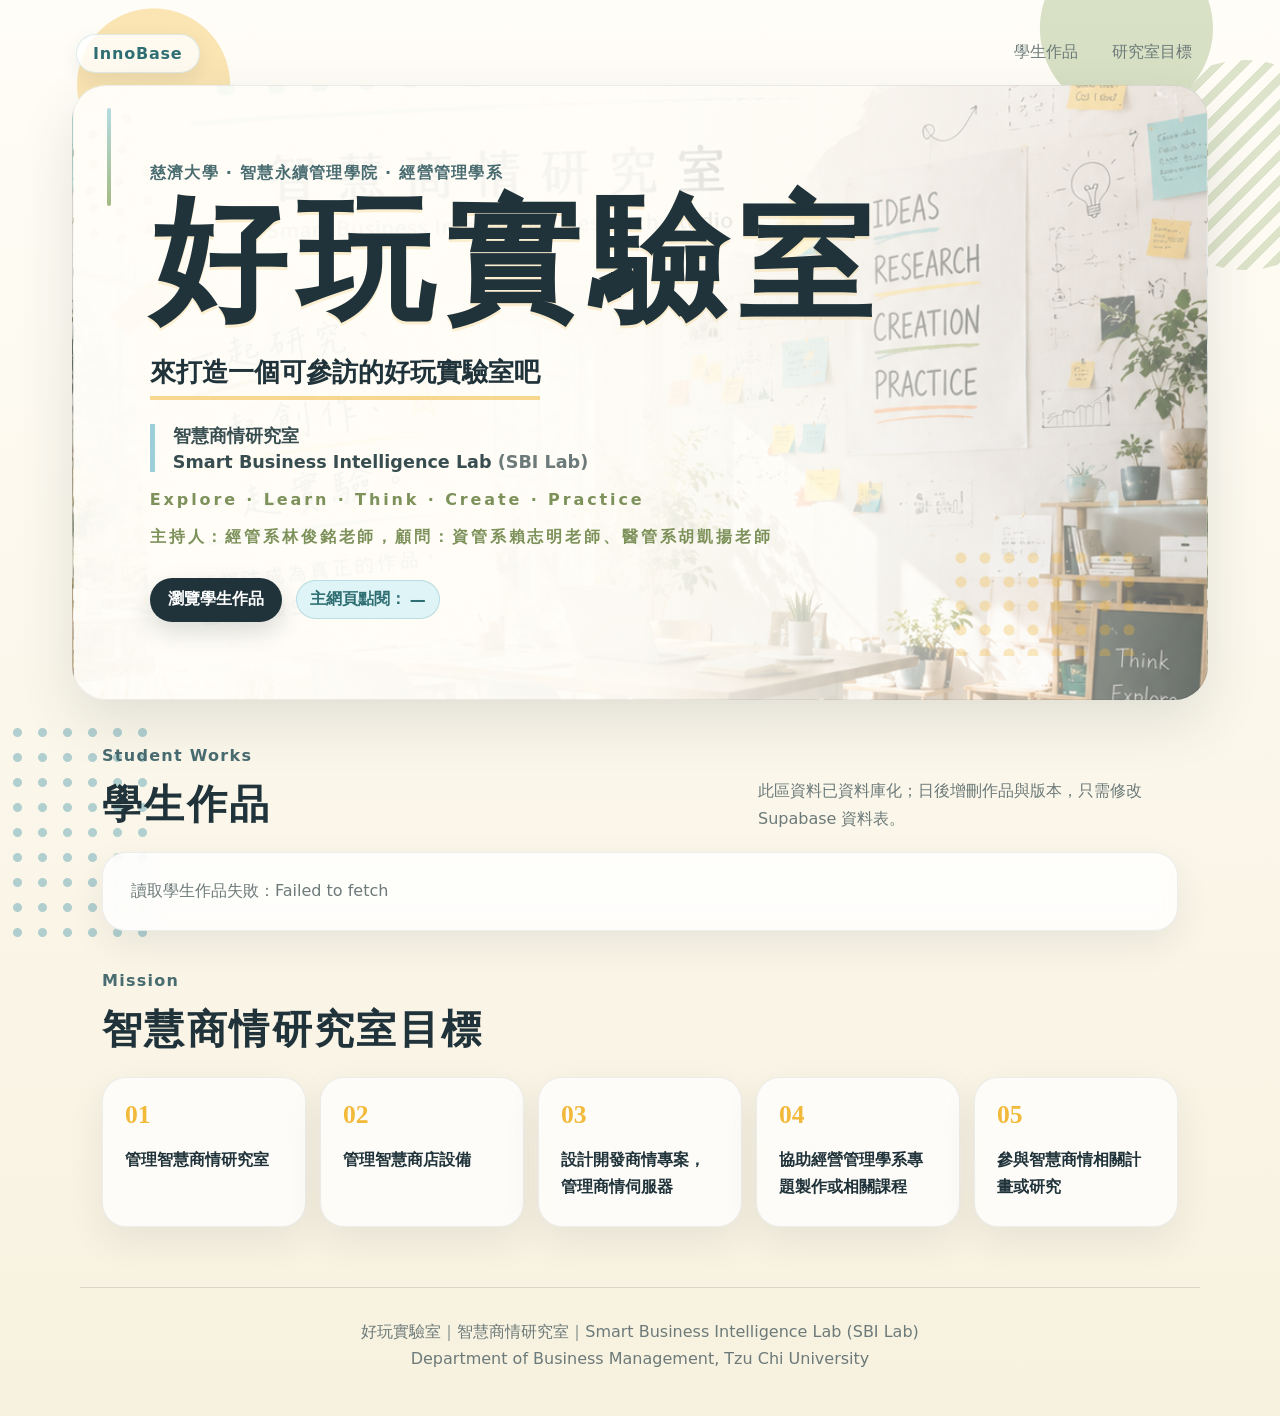
<file: index.html>
<!doctype html>
<html lang="zh-Hant">
<head>
  <meta charset="utf-8" />
  <meta name="viewport" content="width=device-width, initial-scale=1" />
  <title>好玩實驗室｜智慧商情研究室</title>
  <meta name="description" content="好玩實驗室，智慧商情研究室入口網站，展示學生作品與可參訪的研究室成果。" />
  <link rel="stylesheet" href="assets/css/styles.css" />
</head>
<body>
  <header class="hero">
    <nav class="topbar" aria-label="主要導覽">
      <a class="brand-mark" href="#top" aria-label="回到首頁">InnoBase</a>
      <div class="nav-links">
        <a href="#projects">學生作品</a>
        <a href="#goals">研究室目標</a>
      </div>
    </nav>

    <section id="top" class="hero-inner">
      <p class="eyebrow">慈濟大學 · 智慧永續管理學院 · 經營管理學系</p>
      <h1>好玩實驗室</h1>
      <p class="vision">來打造一個可參訪的好玩實驗室吧</p>

      <div class="formal-name" aria-label="正式名稱">
        <p>智慧商情研究室</p>
        <p>Smart Business Intelligence Lab <span>(SBI Lab)</span></p>
      </div>

      <p class="motto">Explore · Learn · Think · Create · Practice</p>
      <p class="motto">主持人：經管系林俊銘老師，顧問：資管系賴志明老師、醫管系胡凱揚老師</p>

      <div class="hero-actions">
        <a class="primary-btn" href="#projects">瀏覽學生作品</a>
        <div class="page-counter" aria-live="polite">
          主網頁點閱：<strong data-counter="P101_MAIN_PAGE">—</strong>
        </div>
      </div>
    </section>
  </header>

  <main>
    <section id="projects" class="section projects-section">
      <div class="section-heading split-heading">
        <div>
          <p class="section-kicker">Student Works</p>
          <h2>學生作品</h2>
        </div>
        <p class="section-note">此區資料已資料庫化；日後增刪作品與版本，只需修改 Supabase 資料表。</p>
      </div>

      <div id="projectList" class="project-list" aria-live="polite">
        <div class="loading-card">正在讀取學生作品資料……</div>
      </div>
    </section>

    <section id="goals" class="section goals-section">
      <div class="section-heading">
        <p class="section-kicker">Mission</p>
        <h2>智慧商情研究室目標</h2>
      </div>
      <div class="goals-grid">
        <article class="goal-card"><span>01</span><p>管理智慧商情研究室</p></article>
        <article class="goal-card"><span>02</span><p>管理智慧商店設備</p></article>
        <article class="goal-card"><span>03</span><p>設計開發商情專案，管理商情伺服器</p></article>
        <article class="goal-card"><span>04</span><p>協助經營管理學系專題製作或相關課程</p></article>
        <article class="goal-card"><span>05</span><p>參與智慧商情相關計畫或研究</p></article>
      </div>
    </section>
  </main>

  <footer class="site-footer">
    <p>好玩實驗室｜智慧商情研究室｜Smart Business Intelligence Lab (SBI Lab)</p>
    <p>Department of Business Management, Tzu Chi University</p>
  </footer>

  <script src="config.js?v=8"></script>
  <script src="assets/js/app.js?v=8"></script>

<script defer src="analytics/v0.1/analytics.js"
        data-project="P101"></script>

  
</body>
</html>
</file>
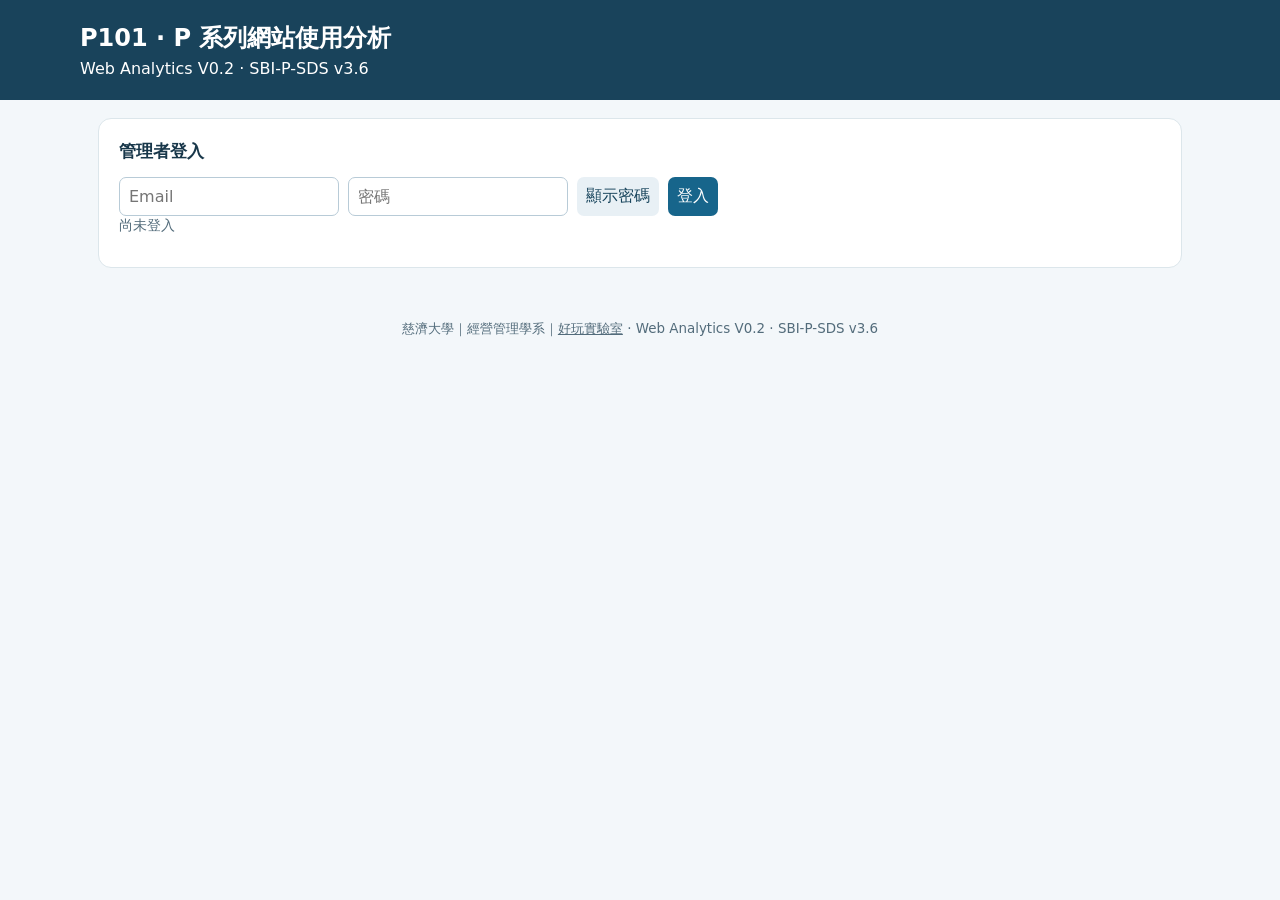
<file: admin/analytics.html>
<!doctype html><html lang="zh-Hant"><head><meta charset="utf-8"><meta name="viewport" content="width=device-width,initial-scale=1"><title>P101 使用分析後台 V0.2</title><style>
:root{font-family:system-ui,'Noto Sans TC',sans-serif;color:#18374a;background:#f3f7fa}*{box-sizing:border-box}body{margin:0}header{background:#19435b;color:#fff;padding:22px max(18px,calc((100vw - 1120px)/2))}header h1{font-size:1.5rem;margin:0 0 5px}main{max-width:1120px;margin:auto;padding:18px}.panel{background:white;border:1px solid #dce6eb;border-radius:13px;padding:20px;margin-bottom:14px}h2{font-size:1.08rem;margin:0 0 14px}.muted{color:#536c7b;font-size:.88rem}.flex{display:flex;gap:9px;align-items:center;flex-wrap:wrap}.flex label{display:flex;align-items:center;gap:5px}input,select,button{font:inherit;border-radius:7px;padding:9px;border:1px solid #b8cbd7}input[type=date]{max-width:165px}button{background:#17658b;color:white;border:0;cursor:pointer}button:disabled{opacity:.55;cursor:not-allowed}.secondary{background:#e8f0f5;color:#16435b}.status{margin:12px 0 0;white-space:pre-wrap;color:#185d72}.status.error{color:#a33126}.stats{display:grid;grid-template-columns:repeat(auto-fit,minmax(155px,1fr));gap:12px}.stat{background:#edf5f9;border-radius:10px;padding:16px}.stat strong{display:block;font-size:1.8rem;margin-top:5px}.scroll{overflow:auto}table{width:100%;border-collapse:collapse;min-width:520px;font-size:.92rem}th,td{text-align:left;padding:10px;border-bottom:1px solid #e2eaf0}th{background:#f4f8fa}td.num,th.num{text-align:right;font-variant-numeric:tabular-nums}.bar{height:10px;background:#e6eef3;border-radius:10px;min-width:70px;overflow:hidden}.bar span{display:block;background:#287a9d;height:100%}.chart{width:100%;height:230px;display:block}.chart text{fill:#587082;font-size:11px}.chart .gridline{stroke:#dce7ed;stroke-width:1}.chart .trend{fill:none;stroke:#16759d;stroke-width:3;stroke-linecap:round;stroke-linejoin:round}.chart .dot{fill:#16759d}.device{display:flex;height:18px;border-radius:12px;overflow:hidden;background:#e4e9ee}.device div{height:100%}.legend{display:flex;flex-wrap:wrap;gap:15px;margin-top:12px;font-size:.9rem}.swatch{display:inline-block;width:10px;height:10px;border-radius:3px;margin-right:5px}.empty{color:#607788;padding:16px;text-align:center}.split{display:grid;grid-template-columns:1.5fr 1fr;gap:14px}footer{text-align:center;padding:20px;color:#536c7b;font-size:.84rem}footer a{color:inherit}#authArea[hidden],#dashboard[hidden]{display:none}@media(max-width:760px){.split{grid-template-columns:1fr}.panel{padding:14px}main{padding:10px}header{padding:18px}}
</style></head><body><header><h1>P101 · P 系列網站使用分析</h1><div>Web Analytics V0.2 · SBI-P-SDS v3.6</div></header><main>
<section class="panel"><h2>管理者登入</h2><div id="authArea" class="flex"><input id="email" type="email" placeholder="Email" autocomplete="username" aria-label="電子郵件"><input id="password" type="password" placeholder="密碼" autocomplete="current-password" aria-label="密碼"><button id="toggle" class="secondary" type="button">顯示密碼</button><button id="login" type="button">登入</button></div><div class="flex"><span id="identity" class="muted">尚未登入</span><button id="logout" class="secondary" type="button" hidden>登出</button></div><p id="notice" class="status" role="status" aria-live="polite"></p></section>
<div id="dashboard" hidden>
<section class="panel"><h2>統計查詢</h2><div class="flex"><button class="secondary" data-days="7" type="button">最近 7 天</button><button class="secondary" data-days="30" type="button">最近 30 天</button><label>開始 <input id="from" type="date"></label><label>結束 <input id="to" type="date"></label><label>專案 <select id="project"><option value="">全部專案</option></select></label><button id="load" type="button">查詢／更新</button><button id="csv" class="secondary" type="button">匯出 CSV</button></div><p class="muted">日期依台灣時間（Asia/Taipei）。原始事件預定保存 90 天，超出保留期間的完整統計不一定可查詢。</p></section>
<section class="panel"><h2>統計總覽</h2><div class="stats"><div class="stat">瀏覽次數<strong id="views">—</strong></div><div class="stat">逐日訪客估計加總<strong id="visitors">—</strong></div><div class="stat">工作階段<strong id="sessions">—</strong></div><div class="stat">平均可見時間<strong id="visible">—</strong></div><div class="stat">平均活躍時間<strong id="active">—</strong></div></div><p class="muted">訪客估計是各日不重複識別碼的加總，不等於整段期間的不重複訪客。可見／活躍時間是依工作階段加權平均，屬瀏覽器事件推估值。</p></section>
<div class="split"><section class="panel"><h2>每日瀏覽趨勢</h2><svg id="trend" class="chart" viewBox="0 0 700 230" role="img" aria-label="每日瀏覽趨勢圖"><text x="20" y="100">尚無資料</text></svg></section><section class="panel"><h2>裝置分布</h2><div class="device" id="deviceBar" aria-label="裝置瀏覽比例"></div><div class="legend" id="deviceLegend"></div><p class="muted">以 page_view 事件的裝置類型計算，非訪客人數。</p></section></div>
<section class="panel"><h2>專案瀏覽排行</h2><div class="scroll"><table><thead><tr><th>專案</th><th class="num">瀏覽次數</th><th>占比</th><th class="num">手機</th><th class="num">桌機</th><th class="num">平板</th><th class="num">平均活躍時間</th></tr></thead><tbody id="rank"></tbody></table></div></section>
<section class="panel"><h2>每日統計明細</h2><div class="scroll"><table><thead><tr><th>日期</th><th>專案</th><th class="num">瀏覽</th><th class="num">訪客估計</th><th class="num">工作階段</th><th class="num">平均可見時間</th><th class="num">平均活躍時間</th></tr></thead><tbody id="daily"></tbody></table></div></section>
<section class="panel"><h2>來源網站</h2><div class="scroll"><table><thead><tr><th>專案</th><th>來源網域</th><th class="num">瀏覽次數</th></tr></thead><tbody id="refs"></tbody></table></div><p class="muted">(unknown) 可能表示直接開啟、書籤、瀏覽器隱私政策或來源資訊未提供，不能全部視為直接流量。</p></section>
</div></main><footer>慈濟大學｜經營管理學系｜<a href="https://tcubmdsbilab.github.io/P101/">好玩實驗室</a> · Web Analytics V0.2 · SBI-P-SDS v3.6</footer>
<script src="../config.js"></script><script type="module">
import {createClient} from 'https://esm.sh/@supabase/supabase-js@2';
const cfg=window.P101_CONFIG||{};const $=id=>document.getElementById(id);const format=n=>Number(n||0).toLocaleString('zh-TW');const sec=n=>Number.isFinite(n)?Math.round(n)+' 秒':'—';const client=cfg.SUPABASE_URL?.startsWith('https://')&&cfg.SUPABASE_ANON_KEY?.length>10?createClient(cfg.SUPABASE_URL,cfg.SUPABASE_ANON_KEY,{auth:{storageKey:'P101-analytics-admin-auth'}}):null;
let report=[],referrers=[],authorized=false,busy=false,requestId=0;const say=(s,error=false)=>{$('notice').textContent=s;$('notice').classList.toggle('error',error)};
const date=d=>new Intl.DateTimeFormat('en-CA',{timeZone:'Asia/Taipei',year:'numeric',month:'2-digit',day:'2-digit'}).format(d);const dayOffset=n=>{const x=new Date();x.setDate(x.getDate()+n);return date(x)};
function preset(n){$('from').value=dayOffset(1-n);$('to').value=date(new Date())}preset(30);
function clearTables(){for(const id of ['rank','daily','refs'])$(id).replaceChildren();$('trend').replaceChildren();$('deviceBar').replaceChildren();$('deviceLegend').replaceChildren();for(const id of ['views','visitors','sessions','visible','active'])$(id).textContent='—'}
function setIdentity(session){const email=session?.user?.email||'';$('identity').textContent=email?'已登入：'+email:'尚未登入';$('authArea').hidden=!!email;$('logout').hidden=!email;$('dashboard').hidden=!email;if(!email){authorized=false;report=[];referrers=[];clearTables()}}
function td(tr,v,cls=''){const x=document.createElement('td');x.textContent=String(v??'—');if(cls)x.className=cls;tr.append(x);return x}
function empty(id,n){const tr=document.createElement('tr');const x=td(tr,'目前沒有符合條件的資料');x.colSpan=n;x.className='empty';$(id).append(tr)}
function renderTrend(rows){const svg=$('trend');svg.replaceChildren();const ns='http://www.w3.org/2000/svg';const el=(tag,attrs={},text)=>{const x=document.createElementNS(ns,tag);for(const [k,v] of Object.entries(attrs))x.setAttribute(k,String(v));if(text!==undefined)x.textContent=text;svg.append(x);return x};const daily=new Map();for(const r of rows)daily.set(r.day,(daily.get(r.day)||0)+Number(r.page_views||0));const dates=[...daily.keys()].sort();if(!dates.length){el('text',{x:20,y:100},'尚無資料');return}const max=Math.max(1,...daily.values());const left=45,right=680,top=20,bottom=190;for(let i=0;i<5;i++){const y=top+(bottom-top)*i/4;el('line',{x1:left,y1:y,x2:right,y2:y,class:'gridline'});el('text',{x:6,y:y+4},format(Math.round(max*(4-i)/4)))}const points=dates.map((d,i)=>{const x=dates.length===1?(left+right)/2:left+(right-left)*i/(dates.length-1);return [x,bottom-(daily.get(d)/max)*(bottom-top),d,daily.get(d)]});el('polyline',{points:points.map(p=>p.slice(0,2).join(',')).join(' '),class:'trend'});for(const p of points){const c=el('circle',{cx:p[0],cy:p[1],r:3,class:'dot'});const title=document.createElementNS(ns,'title');title.textContent=p[2]+'：'+format(p[3])+' 次';c.append(title)}for(const i of new Set([0,Math.floor((dates.length-1)/2),dates.length-1]))el('text',{x:points[i][0],y:215,'text-anchor':'middle'},dates[i].slice(5));}
function render(rows,refs){clearTables();let views=0,visitors=0,sessions=0,vis=0,act=0;const groups=new Map();const devices={desktop:0,mobile:0,tablet:0,other:0};for(const r of rows){const pv=+r.page_views||0,n=+r.sessions||0;views+=pv;visitors+=+r.visitors||0;sessions+=n;vis+=(+r.average_visible_seconds||0)*n;act+=(+r.average_active_seconds||0)*n;const g=groups.get(r.project_code)||{views:0,mobile:0,desktop:0,tablet:0,sessions:0,active:0};g.views+=pv;g.sessions+=n;g.active+=(+r.average_active_seconds||0)*n;for(const k of Object.keys(devices)){const count=+r[k+'_views']||0;devices[k]+=count;if(k!=='other')g[k]+=count}groups.set(r.project_code,g)}$('views').textContent=format(views);$('visitors').textContent=format(visitors);$('sessions').textContent=format(sessions);$('visible').textContent=sec(sessions?vis/sessions:NaN);$('active').textContent=sec(sessions?act/sessions:NaN);
const rank=[...groups].sort((a,b)=>b[1].views-a[1].views);for(const [project,g] of rank){const tr=document.createElement('tr');td(tr,project);td(tr,format(g.views),'num');const cell=document.createElement('td');const bar=document.createElement('div');bar.className='bar';const fill=document.createElement('span');fill.style.width=(views?100*g.views/views:0)+'%';bar.append(fill);cell.append(bar);tr.append(cell);td(tr,format(g.mobile),'num');td(tr,format(g.desktop),'num');td(tr,format(g.tablet),'num');td(tr,sec(g.sessions?g.active/g.sessions:NaN),'num');$('rank').append(tr)}if(!rank.length)empty('rank',7);
for(const r of [...rows].sort((a,b)=>b.day.localeCompare(a.day)||a.project_code.localeCompare(b.project_code))){const tr=document.createElement('tr');[r.day,r.project_code,format(r.page_views),format(r.visitors),format(r.sessions),sec(+r.average_visible_seconds),sec(+r.average_active_seconds)].forEach((v,i)=>td(tr,v,i>=2?'num':''));$('daily').append(tr)}if(!rows.length)empty('daily',7);
for(const r of refs){const tr=document.createElement('tr');td(tr,r.project_code);td(tr,r.referrer_host||'(unknown)');td(tr,format(r.page_views),'num');$('refs').append(tr)}if(!refs.length)empty('refs',3);
const colors={desktop:'#2d7899',mobile:'#49a99d',tablet:'#e0a64c',other:'#a6b2bc'},labels={desktop:'桌機',mobile:'手機',tablet:'平板',other:'其他'};for(const k of Object.keys(devices)){const n=devices[k],pct=views?100*n/views:0;if(n){const div=document.createElement('div');div.style.width=pct+'%';div.style.background=colors[k];div.title=labels[k]+'：'+format(n)+'（'+pct.toFixed(1)+'%）';$('deviceBar').append(div)}const span=document.createElement('span');const sw=document.createElement('i');sw.className='swatch';sw.style.background=colors[k];span.append(sw,document.createTextNode(labels[k]+' '+format(n)+'（'+pct.toFixed(1)+'%）'));$('deviceLegend').append(span)}renderTrend(rows);
}
async function load(){if(!client||busy)return;const a=$('from').value,b=$('to').value,p=$('project').value||null;if(!a||!b||a>b){say('請檢查日期範圍。',true);return}const span=(Date.parse(b+'T00:00:00Z')-Date.parse(a+'T00:00:00Z'))/86400000;if(span>366){say('單次最多查詢 367 個日曆日。',true);return}busy=true;$('load').disabled=true;const id=++requestId;say('查詢中…');try{const args={date_from:a,date_to:b,project_filter:p};const r=await client.rpc('P101_AnalyticsReport',args);if(r.error)throw r.error;const f=await client.rpc('P101_AnalyticsReferrers',args);if(f.error)throw f.error;if(id!==requestId)return;authorized=true;report=r.data||[];referrers=f.data||[];render(report,referrers);say('查詢完成：'+report.length+' 筆每日專案彙總。');}catch(e){say('查詢失敗：'+(e?.message||String(e)),true)}finally{busy=false;$('load').disabled=false}}
$('toggle').onclick=()=>{const x=$('password');x.type=x.type==='password'?'text':'password';$('toggle').textContent=x.type==='password'?'顯示密碼':'隱藏密碼'};
$('login').onclick=async()=>{if(!client)return;const email=$('email').value.trim(),password=$('password').value;if(!email||!password){say('請輸入帳號與密碼。',true);return}$('login').disabled=true;say('登入中…');try{const {data,error}=await client.auth.signInWithPassword({email,password});if(error)throw error;setIdentity(data.session);say('登入成功，正在載入統計。');await load()}catch(e){say('登入失敗：'+(e?.message||String(e)),true)}finally{$('password').value='';$('login').disabled=false}};
$('logout').onclick=async()=>{if(!client)return;await client.auth.signOut({scope:'local'});setIdentity(null);say('已登出，統計資料已從畫面清除。')};$('load').onclick=load;document.querySelectorAll('[data-days]').forEach(b=>b.onclick=()=>{preset(+b.dataset.days);load()});
$('csv').onclick=()=>{if(!report.length){say('目前沒有可匯出的彙總資料。',true);return}const fields=['project_code','day','page_views','visitors','sessions','average_visible_seconds','average_active_seconds','desktop_views','mobile_views','tablet_views','other_views'];const q=x=>'"'+String(x??'').replaceAll('"','""')+'"';const csv='\uFEFF'+fields.join(',')+'\n'+report.map(r=>fields.map(k=>q(r[k])).join(',')).join('\n');const blob=new Blob([csv],{type:'text/csv;charset=utf-8'});const url=globalThis.URL.createObjectURL(blob);const a=document.createElement('a');a.href=url;a.download='P101_Analytics_'+$('from').value+'_'+$('to').value+'.csv';a.click();setTimeout(()=>globalThis.URL.revokeObjectURL(url),1000)};
if(!client){say('P101 config.js 未載入或缺少 Supabase 公開連線設定。',true)}else{client.auth.onAuthStateChange((event,session)=>{setIdentity(session);if(event==='SIGNED_OUT')say('已登出。')});const {data,error}=await client.auth.getSession();if(error)say('登入狀態讀取失敗：'+error.message,true);else if(data.session){setIdentity(data.session);await load()}else setIdentity(null)}
</script></body></html>
</file>
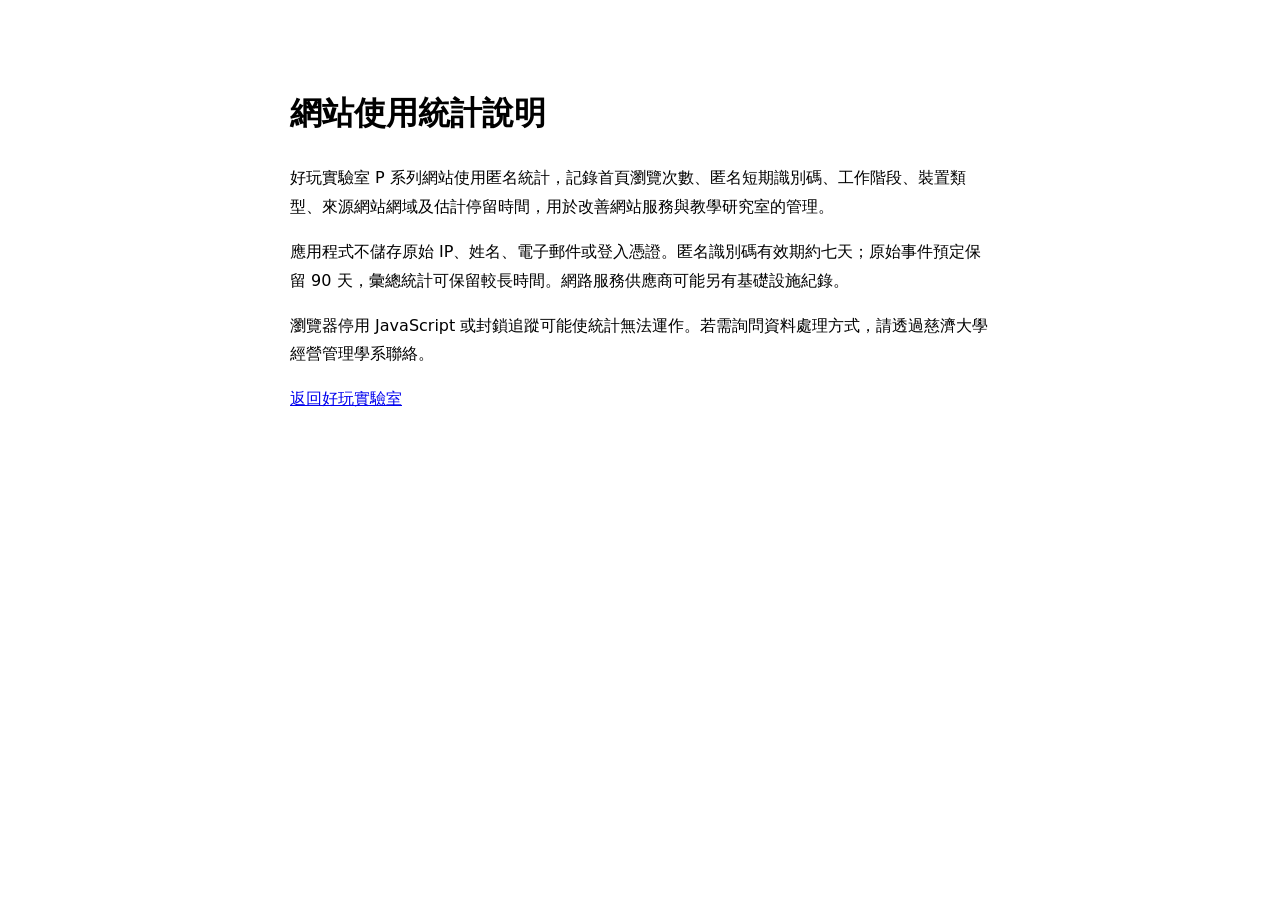
<file: admin/privacy.html>
<!doctype html><html lang="zh-Hant"><meta charset="utf-8"><meta name="viewport" content="width=device-width,initial-scale=1"><title>網站使用統計說明</title><main style="font:16px/1.8 system-ui;max-width:700px;margin:3em auto;padding:1em"><h1>網站使用統計說明</h1><p>好玩實驗室 P 系列網站使用匿名統計，記錄首頁瀏覽次數、匿名短期識別碼、工作階段、裝置類型、來源網站網域及估計停留時間，用於改善網站服務與教學研究室的管理。</p><p>應用程式不儲存原始 IP、姓名、電子郵件或登入憑證。匿名識別碼有效期約七天；原始事件預定保留 90 天，彙總統計可保留較長時間。網路服務供應商可能另有基礎設施紀錄。</p><p>瀏覽器停用 JavaScript 或封鎖追蹤可能使統計無法運作。若需詢問資料處理方式，請透過慈濟大學經營管理學系聯絡。</p><p><a href="../">返回好玩實驗室</a></p></main></html>
</file>
<file: assets/css/styles.css>
:root {
  --ink: #20333a;
  --muted: #6c7a79;
  --paper: #fffdf7;
  --paper-2: #f7f1df;
  --sky: #9bd0da;
  --sky-soft: #dff4f6;
  --leaf: #86a35b;
  --sun: #f2b93b;
  --coral: #ee9c72;
  --line: rgba(32, 51, 58, 0.14);
  --shadow: 0 22px 55px rgba(45, 60, 58, 0.12);
}

* { box-sizing: border-box; }
html { scroll-behavior: smooth; }
body {
  margin: 0;
  font-family: "Noto Sans TC", "Microsoft JhengHei", system-ui, -apple-system, BlinkMacSystemFont, "Segoe UI", sans-serif;
  color: var(--ink);
  background:
    radial-gradient(circle at 12% 6%, rgba(242, 185, 59, 0.36) 0 76px, transparent 77px),
    radial-gradient(circle at 88% 2%, rgba(134, 163, 91, 0.32) 0 86px, transparent 87px),
    linear-gradient(180deg, #fffdf7 0%, #f7f1df 100%);
  min-height: 100vh;
}

a { color: inherit; }

body::before,
body::after {
  content: "";
  position: fixed;
  pointer-events: none;
  z-index: -1;
}
body::before {
  width: 220px;
  height: 220px;
  left: -70px;
  bottom: -40px;
  background:
    radial-gradient(circle, rgba(73, 151, 171, 0.75) 0 4px, transparent 5px) 0 0 / 25px 25px;
  opacity: .55;
}
body::after {
  width: 210px;
  height: 210px;
  right: -70px;
  top: 60px;
  background: repeating-linear-gradient(135deg, rgba(134, 163, 91, .55) 0 8px, transparent 8px 18px);
  border-radius: 50%;
  opacity: .5;
}

.hero {
  max-width: 1180px;
  margin: 0 auto;
  padding: 22px 22px 6px;
}

.topbar {
  display: flex;
  justify-content: space-between;
  align-items: center;
  gap: 16px;
  padding: 12px 4px;
}

.brand-mark {
  display: inline-flex;
  align-items: center;
  justify-content: center;
  min-width: 110px;
  padding: 9px 16px;
  border-radius: 999px;
  background: #ffffffcc;
  color: #2f6f73;
  text-decoration: none;
  font-weight: 800;
  letter-spacing: .05em;
  border: 1px solid rgba(73, 151, 171, .18);
  box-shadow: 0 8px 20px rgba(32, 51, 58, .08);
}

.nav-links { display: flex; gap: 10px; flex-wrap: wrap; }
.nav-links a {
  text-decoration: none;
  padding: 8px 12px;
  color: var(--muted);
  border-bottom: 2px solid transparent;
}
.nav-links a:hover { color: var(--ink); border-color: var(--sun); }

.hero-inner {
  position: relative;
  overflow: hidden;
  min-height: 500px;
  border-radius: 34px;
  padding: clamp(36px, 6vw, 78px);
  background:
    linear-gradient(90deg, rgba(255, 253, 247, .96) 0 50%, rgba(255, 253, 247, .72) 68%, rgba(255,255,255,.3) 100%),
    url("../img/innobase-poster.jpg");
  background-size: cover;
  background-position: center right;
  border: 1px solid rgba(32, 51, 58, .08);
  box-shadow: var(--shadow);
}

.hero-inner::before {
  content: "";
  position: absolute;
  inset: 22px auto auto 34px;
  width: 4px;
  height: 98px;
  background: linear-gradient(var(--sky), var(--leaf));
  border-radius: 999px;
  opacity: .75;
}
.hero-inner::after {
  content: "";
  position: absolute;
  right: 6%;
  bottom: 7%;
  width: 190px;
  height: 110px;
  background:
    radial-gradient(circle, rgba(242,185,59,.85) 0 5px, transparent 6px) 0 0 / 24px 24px;
  opacity: .36;
}

.eyebrow, .section-kicker {
  margin: 0 0 12px;
  color: #496c71;
  font-weight: 700;
  letter-spacing: .08em;
}

.hero h1 {
  margin: 0;
  font-size: clamp(3.5rem, 12vw, 8.5rem);
  line-height: .95;
  letter-spacing: .08em;
  font-weight: 900;
  text-shadow: 0 3px 0 rgba(242, 185, 59, .20);
}

.vision {
  display: inline-block;
  margin: 24px 0 14px;
  padding: 6px 0;
  font-size: clamp(1.1rem, 2.4vw, 1.65rem);
  font-weight: 800;
  border-bottom: 4px solid rgba(242, 185, 59, .55);
}

.formal-name {
  margin: 10px 0 18px;
  padding-left: 18px;
  border-left: 5px solid var(--sky);
  color: #384d4f;
}
.formal-name p { margin: 4px 0; font-size: 1.1rem; font-weight: 700; }
.formal-name span { color: var(--muted); }

.motto {
  margin: 18px 0 0;
  color: #7d915a;
  letter-spacing: .18em;
  font-weight: 700;
}

.hero-actions {
  display: flex;
  align-items: center;
  flex-wrap: wrap;
  gap: 14px;
  margin-top: 30px;
}

.primary-btn {
  display: inline-flex;
  align-items: center;
  justify-content: center;
  min-height: 44px;
  padding: 10px 18px;
  border-radius: 999px;
  background: var(--ink);
  color: white;
  text-decoration: none;
  font-weight: 800;
  box-shadow: 0 10px 24px rgba(32, 51, 58, .16);
}
.primary-btn:hover { transform: translateY(-1px); }

.page-counter, .counter-pill {
  display: inline-flex;
  align-items: center;
  gap: 4px;
  border-radius: 999px;
  padding: 8px 13px;
  color: #2f6f73;
  background: var(--sky-soft);
  border: 1px solid rgba(73,151,171,.25);
  font-weight: 700;
}

.section {
  max-width: 1120px;
  margin: 40px auto;
  padding: 0 22px;
}

.section-heading {
  margin: 0 0 20px;
}
.section-heading h2 {
  margin: 0;
  font-size: clamp(1.7rem, 4vw, 2.5rem);
  letter-spacing: .06em;
}
.split-heading {
  display: flex;
  justify-content: space-between;
  align-items: end;
  gap: 18px;
}
.section-note {
  max-width: 420px;
  margin: 0;
  color: var(--muted);
  line-height: 1.7;
}

.project-list {
  display: grid;
  gap: 18px;
}
.loading-card, .project-item, .goal-card {
  background: rgba(255,255,255,.82);
  backdrop-filter: blur(8px);
  border: 1px solid rgba(32, 51, 58, .08);
  box-shadow: 0 14px 36px rgba(32, 51, 58, .08);
}
.loading-card { padding: 28px; border-radius: 24px; color: var(--muted); }

.project-item {
  position: relative;
  overflow: hidden;
  border-radius: 28px;
  padding: 26px 28px 22px;
}
.project-item::before {
  content: "";
  position: absolute;
  inset: 0 auto 0 0;
  width: 10px;
  background: linear-gradient(180deg, var(--sky), var(--sun), var(--leaf));
}
.project-item::after {
  content: "Explore · Learn · Create";
  position: absolute;
  right: 28px;
  bottom: 14px;
  color: rgba(73, 151, 171, .10);
  font-family: Georgia, "Times New Roman", serif;
  font-size: clamp(1.4rem, 4vw, 2.4rem);
  font-weight: 800;
  pointer-events: none;
}

.project-header {
  display: flex;
  justify-content: space-between;
  align-items: start;
  gap: 16px;
  position: relative;
  z-index: 1;
}
.project-title-wrap {
  display: flex;
  align-items: center;
  flex-wrap: wrap;
  gap: 12px;
}
.project-code {
  display: inline-flex;
  align-items: center;
  justify-content: center;
  min-width: 72px;
  padding: 5px 12px;
  border-radius: 999px;
  background: var(--leaf);
  color: white;
  font-weight: 900;
  font-family: Georgia, "Times New Roman", serif;
  letter-spacing: .05em;
}
.project-title {
  font-size: 1.45rem;
  font-weight: 900;
  text-decoration: none;
  color: var(--ink);
  border-bottom: 3px solid rgba(242,185,59,.55);
}
.project-title:hover { color: #2f6f73; }
.project-description {
  position: relative;
  z-index: 1;
  margin: 18px 0 18px;
  color: #33484c;
  font-size: 1.04rem;
  line-height: 1.85;
  max-width: 860px;
}

.version-details {
  position: relative;
  z-index: 1;
  border-top: 1px dashed var(--line);
  padding-top: 14px;
}
.version-details summary {
  display: inline-flex;
  align-items: center;
  gap: 8px;
  color: #6f8d47;
  font-size: 1.05rem;
  font-weight: 900;
  cursor: pointer;
  list-style: none;
}
.version-details summary::-webkit-details-marker { display: none; }
.version-details summary::before {
  content: "";
  width: 22px;
  height: 22px;
  border-radius: 50%;
  background: radial-gradient(circle at 50% 50%, white 0 34%, transparent 35%), var(--sun);
  box-shadow: 0 0 0 3px rgba(242,185,59,.18);
}
.version-list {
  display: grid;
  gap: 8px;
  margin-top: 12px;
}
.version-row {
  display: flex;
  align-items: center;
  gap: 12px;
  flex-wrap: wrap;
  color: var(--muted);
}
.version-row a {
  color: #2f7f89;
  font-weight: 800;
  text-decoration: none;
  border-bottom: 1px solid rgba(47,127,137,.3);
}
.version-row a:hover { border-color: currentColor; }
.version-note { color: var(--muted); }
.version-count { color: #517073; font-size: .94rem; }

.goals-grid {
  display: grid;
  grid-template-columns: repeat(5, minmax(0, 1fr));
  gap: 14px;
}
.goal-card {
  min-height: 150px;
  border-radius: 24px;
  padding: 22px;
  background: rgba(255,255,255,.74);
}
.goal-card span {
  display: inline-block;
  margin-bottom: 16px;
  color: var(--sun);
  font-family: Georgia, "Times New Roman", serif;
  font-size: 1.6rem;
  font-weight: 900;
}
.goal-card p { margin: 0; line-height: 1.7; font-weight: 700; }

.site-footer {
  max-width: 1120px;
  margin: 60px auto 0;
  padding: 28px 22px 42px;
  text-align: center;
  color: var(--muted);
  border-top: 1px solid var(--line);
}
.site-footer p { margin: 6px 0; }

@media (max-width: 840px) {
  .hero-inner { min-height: auto; background-position: center; }
  .split-heading, .project-header { display: block; }
  .project-header .counter-pill { margin-top: 12px; }
  .goals-grid { grid-template-columns: repeat(2, minmax(0, 1fr)); }
}

@media (max-width: 560px) {
  .topbar { align-items: flex-start; flex-direction: column; }
  .hero { padding: 12px; }
  .hero-inner { border-radius: 24px; padding: 34px 24px; }
  .hero h1 { letter-spacing: .02em; }
  .project-item { padding: 22px 20px; border-radius: 22px; }
  .goals-grid { grid-template-columns: 1fr; }
}
</file>
